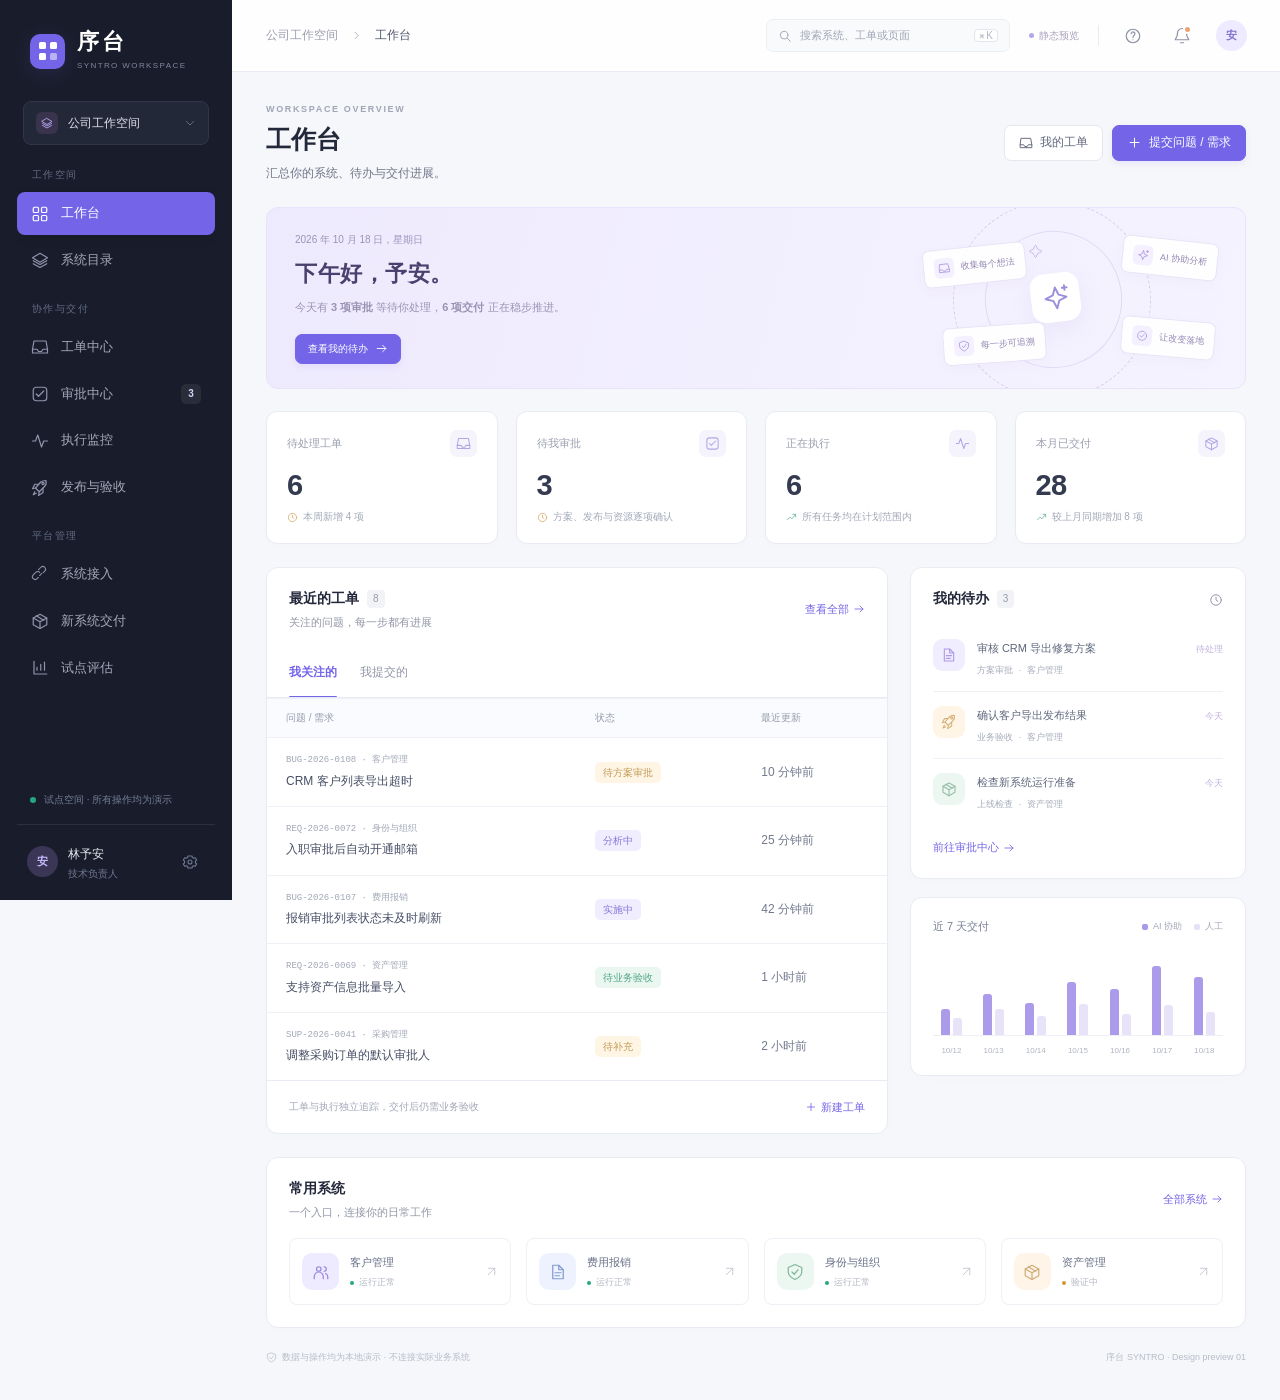
<file: console-prototype/index.html>
<!doctype html>
<html lang="zh-CN">
  <head>
    <meta charset="UTF-8" />
    <meta name="viewport" content="width=device-width, initial-scale=1" />
    <meta name="theme-color" content="#191d2b" />
    <meta name="description" content="序台 · 公司统一工作台与 AI 协作交付平台静态原型" />
    <title>序台 · 企业协作工作台</title>
    <link rel="icon" href="data:image/svg+xml,%3Csvg xmlns='http://www.w3.org/2000/svg' viewBox='0 0 48 48'%3E%3Crect width='48' height='48' rx='13' fill='%237465e8'/%3E%3Cpath d='M12 14h10v10H12zm14 0h10v10H26zM12 28h10v10H12zm14 0h10v10H26z' fill='white'/%3E%3C/svg%3E" />
    <link rel="stylesheet" href="styles.css" />
    <script>window.Pages = {}; window.Handlers = {}; window.InputHandlers = {}; window.SubmitHandlers = {}; window.PageStyles = '';</script>
    <script src="pages-workflow.js" defer></script>
    <script src="pages-admin.js" defer></script>
    <script src="app.js" defer></script>
  </head>
  <body>
    <a class="skip-link" href="#main-content">跳到内容</a>
    <div id="app"><div class="initial-loader"><span class="loader-mark"></span><span>正在打开你的工作空间</span></div></div>
    <div id="modal-root"></div>
    <div id="toast-root" role="status" aria-live="polite"></div>
  </body>
</html>
</file>
<file: console-prototype/styles.css>
:root{--purple:#7465e8;--purple-dark:#6153d4;--purple-soft:#f0edff;--bg:#f6f7fa;--text:#24283b;--muted:#9296a6;--secondary:#707588;--border:#e9ebf2;--green:#24a87f;--green-soft:#eaf7f1;--amber:#d89530;--amber-soft:#fff5e5;--red:#d26875;--red-soft:#fff0f1;--sidebar:#191d2b;--radius:12px;--shadow:0 3px 12px #24283b03}
*{box-sizing:border-box}body{margin:0;background:var(--bg);color:var(--text);font:14px/1.6 -apple-system,BlinkMacSystemFont,"SF Pro Text","PingFang SC","Microsoft YaHei",sans-serif;-webkit-font-smoothing:antialiased}button,input,select,textarea{font:inherit}button,a,input,select,textarea{-webkit-tap-highlight-color:transparent}button,a{touch-action:manipulation}button{cursor:pointer}button:disabled{cursor:not-allowed;opacity:.5}a{color:inherit;text-decoration:none}button{color:inherit}svg{flex-shrink:0;vertical-align:middle}h1,h2,h3,h4,p{margin:0}button:focus-visible,a:focus-visible,input:focus-visible,textarea:focus-visible,select:focus-visible{outline:3px solid #c8c0ff;outline-offset:3px}::selection{background:#e1dbff}input::placeholder,textarea::placeholder{color:#a4a8b6}hr,.divider{height:1px;border:0;background:var(--border);margin:20px 0}.skip-link{position:fixed;top:-70px;left:16px;z-index:200;background:white;padding:10px 18px;border-radius:8px}.skip-link:focus{top:10px}
.app-shell{min-height:100vh}.sidebar{width:232px;background:var(--sidebar);color:#a4a8b9;position:fixed;inset:0 auto 0 0;display:flex;flex-direction:column;z-index:40;padding:29px 17px 18px}.brand{display:flex;align-items:center;gap:12px;padding:0 13px;color:#fff}.brand-symbol{width:35px;height:35px;background:var(--purple);border-radius:10px;display:grid;grid-template-columns:repeat(2,7px);grid-template-rows:repeat(2,7px);gap:4px;place-content:center;box-shadow:0 4px 20px #7465e829}.brand-symbol i{background:#fff;border-radius:1.5px}.brand-symbol i:last-child{opacity:.5}.brand-name{font-size:22px;font-weight:650;letter-spacing:3px;line-height:1.2}.brand-subtitle{font-size:8px;color:#81869e;letter-spacing:1.4px;margin-top:5px}.workspace-switch{margin:28px 6px 22px;background:#232838;border:1px solid #303548;border-radius:8px;padding:10px 12px;color:#e0e1eb;display:flex;align-items:center;gap:10px;font-size:12px;text-align:left}.workspace-switch .workspace-dot{width:22px;height:22px;border-radius:6px;background:#39334e;color:#bfb3ff;display:grid;place-items:center}.workspace-switch .chevron{margin-left:auto;color:#71778d}.sidebar-nav{overflow:auto;scrollbar-width:none;flex:1}.nav-group-label{font-size:10px;letter-spacing:1.4px;color:#636b84;padding:0 15px;margin:19px 0 9px}.nav-group-label:first-child{margin-top:0}.nav-link{display:flex;align-items:center;gap:12px;padding:11px 14px;margin:4px 0;border-radius:8px;font-size:13px;transition:background .15s,color .15s}.nav-link>svg{width:18px;height:18px;color:#8e95ac;stroke-width:1.6}.nav-link:hover{background:#252b3e;color:white}.nav-link.active{background:#7465e8;color:white;box-shadow:0 3px 12px #08051115}.nav-link.active>svg{color:white}.nav-count{margin-left:auto;background:#ffffff12;border-radius:5px;min-width:20px;height:20px;display:grid;place-items:center;color:#d4d2fa;font-size:10px;font-weight:600}.nav-link.active .nav-count{background:#ffffff30;color:white}.sidebar-bottom{padding-top:18px}.sandbox-label{font-size:10px;color:#747d96;padding:10px 13px 16px;border-bottom:1px solid #2b3041;display:flex;align-items:center;gap:8px}.status-dot{width:6px;height:6px;display:inline-block;border-radius:100%;background:var(--green);flex-shrink:0}.status-dot.amber{background:var(--amber)}.status-dot.purple{background:var(--purple)}.sidebar-user{display:flex;gap:10px;align-items:center;padding:17px 10px 0}.sidebar-user strong{font-size:12px;font-weight:500;color:#e4e7f0}.sidebar-user small{display:block;color:#6f7893;font-size:10px;margin-top:2px}.sidebar-user .icon-button{margin-left:auto;color:#6f7893}.avatar{width:31px;height:31px;display:inline-grid;place-items:center;border-radius:50%;background:#ece8ff;color:#7866cc;font-size:11px;font-weight:600;flex-shrink:0}.avatar-purple{background:#eeeaff;color:#8170cd}.avatar-green{background:#e9f5ef;color:#57a184}.avatar-blue{background:#eaf0ff;color:#748cc3}.avatar-amber{background:#fff2de;color:#b49356}.sidebar-user .avatar{background:#3b3656;color:#c8bcff}.main-shell{margin-left:232px;min-width:0}.topbar{height:72px;background:#ffffffdf;border-bottom:1px solid var(--border);display:flex;align-items:center;justify-content:space-between;padding:0 34px;position:sticky;top:0;z-index:30;backdrop-filter:blur(14px)}.breadcrumbs{display:flex;align-items:center;gap:13px;color:#9a9fad;font-size:12px}.breadcrumbs>span:last-child{color:#51576c}.topbar-right{display:flex;align-items:center;gap:19px}.global-search{height:33px;width:244px;border:1px solid #eceef3;background:#f9fafc;border-radius:7px;display:flex;align-items:center;padding:0 11px;color:#a2a7b5;gap:8px;font-size:11px;text-align:left}.global-search kbd{margin-left:auto;font:10px -apple-system,sans-serif;border:1px solid #e3e6ee;border-radius:4px;padding:0 4px;color:#b2b6c2;background:#fff}.topbar-rule{width:1px;height:21px;background:var(--border)}.icon-button{display:inline-flex;align-items:center;justify-content:center;border:0;background:transparent;color:#8d93a5;width:30px;height:30px;border-radius:6px;padding:0}.icon-button:hover{color:var(--purple);background:var(--purple-soft)}.bell-button{position:relative}.bell-button:after{content:'';position:absolute;right:5px;top:4px;width:5px;height:5px;background:#e7a574;border:2px solid white;border-radius:100%}.preview-label{font-size:10px;color:#a8a1bc;display:flex;align-items:center;gap:5px;white-space:nowrap}.preview-label i{width:5px;height:5px;background:#b4a6eb;border-radius:50%}.main-content{padding:30px 34px 35px;max-width:1580px;margin:0 auto;min-height:calc(100vh - 72px)}.page-heading{display:flex;align-items:center;justify-content:space-between;gap:20px;margin-bottom:24px}.eyebrow{font-size:9px;font-weight:600;letter-spacing:1.65px;color:#a1a6b7;margin-bottom:5px;text-transform:uppercase}.page-heading h1{font-size:25px;line-height:1.5;letter-spacing:.1px;font-weight:650}.page-heading p{font-size:12px;color:var(--secondary);margin-top:5px}.heading-actions{display:flex;align-items:center;gap:9px;flex-shrink:0}.btn{display:inline-flex;align-items:center;justify-content:center;gap:7px;min-height:36px;padding:8px 14px;border:1px solid transparent;border-radius:7px;font-size:12px;font-weight:500;line-height:1.4;white-space:nowrap;transition:all .16s}.btn-primary{background:var(--purple);color:#fff;border-color:var(--purple);box-shadow:0 3px 7px #7465e81a}.btn-primary:hover{background:var(--purple-dark);transform:translateY(-1px)}.btn-secondary{background:#fff;border-color:#e4e7ee;color:#62687c}.btn-secondary:hover{border-color:#c9c0ff;color:var(--purple);background:#fcfbff}.btn-ghost{background:transparent;color:var(--secondary);padding-left:5px;padding-right:5px}.btn-ghost:hover{color:var(--purple)}.btn-danger{background:var(--red-soft);border-color:#f7dfe3;color:var(--red)}.btn-sm{min-height:29px;padding:5px 10px;font-size:11px}.btn-link{padding:0;min-height:24px;color:var(--purple);border:0;background:transparent;font-size:11px;display:inline-flex;align-items:center;gap:4px}.card{background:#fff;border:1px solid var(--border);border-radius:var(--radius);box-shadow:var(--shadow);min-width:0}.card-header{display:flex;align-items:center;justify-content:space-between;padding:19px 22px 15px;gap:14px}.card-header h2,.card-header h3{font-size:14px;font-weight:600;display:flex;align-items:center;gap:8px}.card-header .subtitle{font-size:11px;color:var(--muted);margin-top:4px}.card-body{padding:19px 22px}.card-header+.card-body{padding-top:4px}.muted{color:var(--muted)}.secondary{color:var(--secondary)}.small{font-size:12px}.tiny{font-size:10px}.mono{font-family:ui-monospace,SFMono-Regular,Menlo,Consolas,monospace;font-size:.89em}.mini-label{font-size:10px;letter-spacing:.5px;color:var(--muted);margin-bottom:8px}.row-between{display:flex;align-items:center;justify-content:space-between;gap:12px}.row{display:flex;align-items:center;gap:9px}.stack{display:flex;flex-direction:column;gap:20px}.gap-16{gap:16px}.content-grid{display:grid;grid-template-columns:minmax(0,1.6fr) minmax(280px,1fr);gap:22px;align-items:start}.two-thirds{grid-template-columns:minmax(0,1.8fr) minmax(270px,1fr)}.detail-layout{display:grid;grid-template-columns:minmax(0,1fr) 285px;gap:22px;align-items:start}.full-width{grid-column:1/-1}.badge{font-size:10px;font-weight:500;line-height:1.5;padding:3px 8px;border-radius:5px;display:inline-flex;align-items:center;gap:5px;white-space:nowrap}.badge-purple{background:#f0edff;color:#8a78d8}.badge-green{background:var(--green-soft);color:#54a78a}.badge-amber{background:var(--amber-soft);color:#c19b58}.badge-red{background:var(--red-soft);color:#c9808a}.badge-neutral{background:#f1f3f7;color:#9299aa}.badge-blue{background:#edf2ff;color:#748fc6}.tag{display:inline-flex;padding:2px 7px;border:1px solid #ececf3;border-radius:4px;color:#969cad;font-size:10px}.count-label{background:#f2f3f7;color:#969bad;padding:1px 6px;border-radius:4px;font-size:10px;font-weight:500}.tabs{display:flex;align-items:center;gap:23px;border-bottom:1px solid var(--border);padding:0 22px;min-height:52px;overflow:auto}.tab{border:0;background:transparent;white-space:nowrap;color:#9398a9;font-size:12px;padding:16px 0 14px;position:relative;display:inline-flex;align-items:center;gap:6px}.tab.active{color:var(--purple);font-weight:600}.tab.active:after{content:'';position:absolute;bottom:-1px;left:0;right:0;height:2px;background:var(--purple);border-radius:2px}.toolbar{display:flex;align-items:center;justify-content:space-between;gap:12px;padding:18px 22px;flex-wrap:wrap}.search-field{position:relative;display:flex;align-items:center;gap:8px;border:1px solid var(--border);border-radius:6px;min-height:34px;padding:0 10px;background:#fff;color:#a2a8b6}.search-field input{border:0;outline:none;min-width:0;width:205px;background:transparent;font-size:11px;color:var(--text);padding:7px 0}.field-icon{display:flex;align-items:center;color:#9da4b3}.toolbar-actions{display:flex;gap:8px;align-items:center}.filter-select{border:1px solid var(--border);color:#858b9c;font-size:11px;background:#fff;border-radius:6px;padding:6px 9px;height:34px}.table-wrap{overflow-x:auto}.data-table{border-collapse:collapse;width:100%;text-align:left;font-size:12px;white-space:nowrap}.data-table th{font-size:10px;color:#969dad;font-weight:500;background:#fafbfe;border-block:1px solid #f0f1f6;padding:11px 19px}.data-table td{padding:15px 19px;border-bottom:1px solid #f0f1f6;color:#72798d}.data-table tbody tr:last-child td{border-bottom:0}.data-table tbody tr:hover{background:#fcfbff}.data-table .title-cell{color:#474e65;font-weight:500}.data-table tr[data-route]{cursor:pointer}.data-table .table-id{font-size:9px;color:#a1a7b7;display:block;margin-bottom:4px;font-family:ui-monospace,monospace;font-weight:400}.data-table .title-cell a:hover{color:var(--purple)}.table-person{display:flex;gap:7px;align-items:center;font-size:11px}.table-person .avatar{width:23px;height:23px;font-size:8px}.table-footer{padding:14px 22px;border-top:1px solid var(--border);display:flex;align-items:center;justify-content:space-between;color:#a1a7b6;font-size:10px}.pagination{display:flex;gap:5px}.pagination button{width:25px;height:25px;background:#fff;border:1px solid var(--border);border-radius:4px;color:#999eae;font-size:10px}.pagination button.active{background:var(--purple-soft);border-color:#e5dfff;color:var(--purple)}
.welcome-banner{position:relative;overflow:hidden;background:linear-gradient(105deg,#eeeafd 0%,#f3f0ff 68%,#f5f3ff 100%);border:1px solid #e8e2fc;border-radius:12px;padding:24px 28px;display:flex;align-items:center;justify-content:space-between;min-height:155px;margin-bottom:22px}.welcome-date{font-size:10px;color:#9b92b9;margin-bottom:8px}.welcome-banner h2{font-size:22px;color:#4a406d;letter-spacing:.5px;font-weight:600}.welcome-banner p{font-size:11px;color:#9b92b3;margin:8px 0 17px}.welcome-banner .btn{min-height:30px;font-size:10px;padding:7px 12px}.welcome-visual{width:310px;position:relative;height:130px;flex-shrink:0;margin-right:4px}.orbit-ring{position:absolute;border:1px dashed #d7cdef;border-radius:50%;width:198px;height:198px;left:50px;top:-32px;transform:rotate(-20deg)}.orbit-ring.second{width:137px;height:137px;left:82px;top:-2px;border-style:solid;border-color:#e1d9f5}.orbit-center{position:absolute;left:128px;top:40px;height:49px;width:49px;border-radius:14px;display:grid;place-items:center;background:white;color:#9d8ddd;box-shadow:0 7px 23px #7560b515;transform:rotate(-7deg)}.orbit-node{position:absolute;border:1px solid #e9e3f7;background:#ffffffec;border-radius:7px;box-shadow:0 4px 13px #705b9e08;display:flex;gap:7px;align-items:center;font-size:9px;color:#9386b1;padding:8px 10px;min-width:93px}.orbit-node .node-icon{width:20px;height:20px;background:#f4f0ff;color:#ad9bdf;display:grid;place-items:center;border-radius:5px}.orbit-node.one{left:20px;top:13px;transform:rotate(-6deg)}.orbit-node.two{right:-5px;top:6px;transform:rotate(6deg)}.orbit-node.three{left:40px;bottom:0;transform:rotate(-4deg)}.orbit-node.four{right:-2px;bottom:6px;transform:rotate(5deg)}.tiny-star{color:#c2b3e9;position:absolute;left:126px;top:8px}.metric-grid{display:grid;grid-template-columns:repeat(4,minmax(0,1fr));gap:18px;margin-bottom:23px}.metric-card{background:white;border:1px solid var(--border);border-radius:11px;padding:18px 20px;box-shadow:var(--shadow)}.metric-top{display:flex;justify-content:space-between;align-items:center;color:#9b9fb0;font-size:11px}.metric-icon{display:grid;place-items:center;color:#b3a6e5;background:#f5f3fc;width:27px;height:27px;border-radius:7px}.metric-value{font-size:29px;color:#343a50;font-weight:600;letter-spacing:-.6px;line-height:1.4;margin:8px 0 4px}.metric-value small{font-size:11px;font-weight:400;color:var(--muted);margin-left:5px}.metric-note{font-size:10px;color:#a3a9b8;display:flex;align-items:center;gap:5px}.metric-note .positive{color:#65b49c}.metric-note .negative{color:#d5a65f}.dashboard-middle{display:grid;grid-template-columns:minmax(0,1.85fr) minmax(280px,1fr);gap:22px;margin-bottom:23px}.todo-list{padding:0 22px}.todo-item{padding:14px 0;border-bottom:1px solid #f0f1f6;display:flex;align-items:flex-start;gap:12px}.todo-item:last-child{border:0}.todo-icon{width:32px;height:32px;background:var(--purple-soft);color:#ad9ae9;border-radius:9px;display:grid;place-items:center;flex-shrink:0}.todo-icon.amber{background:#fff5e7;color:#d5b279}.todo-icon.green{background:#edf7f2;color:#95bea9}.todo-title{font-size:11px;line-height:1.7;color:#5f677d}.todo-meta{display:flex;align-items:center;gap:6px;font-size:9px;color:#a5abba;margin-top:5px}.todo-time{margin-left:auto;white-space:nowrap;color:#c1b2dd;font-size:9px;padding-top:3px}.todo-footer{padding:10px 22px 18px}.chart-card{margin-top:18px}.chart-title{display:flex;align-items:center;justify-content:space-between;font-size:11px;color:#798096;margin:1px 0 13px}.legend{display:flex;gap:12px;font-size:9px;color:#a2a7b6}.legend span{display:flex;gap:5px;align-items:center}.legend i{height:6px;width:6px;background:#a899eb;border-radius:2px}.legend i.light{background:#e6e1f7}.bar-chart{height:88px;display:flex;align-items:flex-end;gap:17px;justify-content:space-between;border-bottom:1px solid #eff0f6;padding:0 6px 0}.bar-day{display:flex;align-items:flex-end;gap:3px;height:100%;position:relative;flex:1;justify-content:center}.bar-day i{display:block;background:#ab9bea;width:9px;border-radius:3px 3px 0 0}.bar-day i.light{background:#e8e3f8}.bar-day span{position:absolute;bottom:-22px;left:0;right:0;text-align:center;font-size:8px;color:#afb4c1}.chart-card .card-body{padding-bottom:39px}.system-strip{display:grid;grid-template-columns:repeat(4,minmax(0,1fr));gap:15px;padding:2px 22px 22px}.system-shortcut{display:flex;align-items:center;gap:11px;padding:14px 12px;border:1px solid #edf0f5;border-radius:8px;transition:border .2s,transform .2s}.system-shortcut:hover{border-color:#cec4f7;transform:translateY(-2px)}.app-icon{width:37px;height:37px;border-radius:10px;display:inline-grid;place-items:center;flex-shrink:0;background:#eeeaff;color:#9b86df}.app-icon.blue{background:#edf2fe;color:#829bcf}.app-icon.green{background:#ecf7f2;color:#80b79c}.app-icon.amber{background:#fff4e8;color:#cfad78}.app-icon.rose{background:#fcf0f2;color:#ca9ba6}.app-icon.cyan{background:#eaf7f8;color:#80b0b6}.system-shortcut strong{font-size:11px;display:block;color:#697188;font-weight:500}.system-shortcut small{font-size:9px;color:#b0b6c2;display:flex;align-items:center;gap:5px;margin-top:4px}.system-shortcut small .status-dot{width:4px;height:4px}.system-shortcut>svg{margin-left:auto;color:#c1c6d1}.page-footnote{font-size:9px;color:#b7bcc8;display:flex;justify-content:space-between;margin-top:22px;gap:12px}.page-footnote span{display:flex;align-items:center;gap:5px}.systems-grid{display:grid;grid-template-columns:repeat(3,minmax(0,1fr));gap:20px}.system-card{padding:23px;transition:transform .2s,box-shadow .2s}.system-card:hover{transform:translateY(-3px);box-shadow:0 7px 25px #4d43770a}.system-card-top{display:flex;align-items:center;gap:12px;margin-bottom:17px}.system-card-top .app-icon{width:43px;height:43px}.system-card-top h3{font-size:14px;font-weight:600}.system-card-top .mini-label{margin:3px 0 0;font-size:9px}.system-card-top .badge{margin-left:auto}.system-card-description{font-size:11px;color:#949bac;line-height:1.9;min-height:43px}.system-meta{display:flex;align-items:center;justify-content:space-between;border-top:1px solid var(--border);padding-top:16px;margin-top:17px;font-size:10px;color:#a0a7b7}.system-card-actions{display:flex;gap:8px;margin-top:16px}.system-card-actions .btn{flex:1}.systems-toolbar{background:transparent;padding:0 0 21px}.filter-pills{display:flex;gap:7px;flex-wrap:wrap}.filter-pill{padding:6px 11px;border:1px solid transparent;background:transparent;border-radius:6px;font-size:11px;color:#8e95a7}.filter-pill.active{color:var(--purple);background:#eeeaff;border-color:#e6e0fc}.system-hero{padding:25px 26px;display:flex;align-items:center;gap:19px;margin-bottom:22px}.system-hero .app-icon{width:63px;height:63px;border-radius:16px}.system-hero h2{font-size:21px;margin-bottom:5px}.system-hero p{font-size:12px;color:var(--muted)}.system-hero>.row{margin-left:auto}.definition-list{display:grid;grid-template-columns:110px 1fr;gap:14px;font-size:12px}.definition-list dt{color:#9da3b2}.definition-list dd{margin:0;color:#646d84}.capability-grid{display:grid;grid-template-columns:repeat(3,minmax(0,1fr));gap:12px}.capability-card{border:1px solid var(--border);border-radius:8px;padding:17px;display:flex;gap:10px;align-items:flex-start}.capability-card>svg{color:#ad9fdc;margin-top:2px}.capability-card strong{font-size:11px;display:block;font-weight:500}.capability-card small{font-size:9px;color:#a8afbd}.version-row{display:flex;justify-content:space-between;align-items:center;padding:14px 0;border-bottom:1px solid #f0f1f6;font-size:12px}.version-row:last-child{border:0}.version-row strong{display:block;font-size:11px;font-weight:500}.version-row small{font-size:10px;color:#a5adbd}.approval-layout{display:grid;grid-template-columns:305px minmax(0,1fr);gap:21px;align-items:start}.approval-list{padding:9px}.approval-item{padding:17px 14px;border:1px solid transparent;border-radius:9px;cursor:pointer}.approval-item.active{background:#f5f2ff;border-color:#e7e0ff}.approval-item+.approval-item{margin-top:6px}.approval-item h3{font-size:12px;font-weight:500;color:#5c647b;margin:9px 0}.approval-item .row-between{font-size:9px;color:#a8aebc}.approval-item .mini-label{margin:0}.approval-summary{background:#faf9fe;border:1px solid #eeeaf8;border-radius:9px;padding:19px;margin:17px 0;font-size:12px;line-height:1.9;color:#85839a}.approval-title{display:flex;gap:8px;align-items:center;font-size:18px;font-weight:600}.approval-actions{display:flex;gap:10px;align-items:center;border-top:1px solid var(--border);padding:20px 22px}.approval-actions .muted{margin-right:auto;font-size:10px}.checklist{list-style:none;padding:0;margin:0}.checklist li{display:flex;align-items:flex-start;gap:9px;padding:9px 0;font-size:12px;color:#788197}.checklist li svg{color:#80b69e;margin-top:2px}.checklist li.pending svg{color:#d4b27c}.info-banner{display:flex;gap:10px;align-items:flex-start;padding:13px 16px;border-radius:8px;background:#f5f7fb;color:#8f98ab;font-size:11px;line-height:1.8;border:1px solid #edf0f7}.info-banner.purple{background:#f5f2ff;border-color:#ebe5ff;color:#9b8bbd}.info-banner.amber{background:#fff8ed;border-color:#f6ead8;color:#bd9c68}.info-banner>svg{margin-top:2px;flex-shrink:0}.field{margin-bottom:19px;min-width:0}.form-label{display:block;color:#626b81;font-weight:500;font-size:12px;margin-bottom:8px}.required{color:#c38792;margin-left:3px}.form-control{width:100%;border:1px solid #e4e7ee;border-radius:7px;padding:10px 12px;min-height:39px;background:#fff;color:#636d84;font-size:12px;outline:none}.form-control:focus{border-color:#b9acef;box-shadow:0 0 0 3px #f3f0ff}textarea.form-control{min-height:110px;resize:vertical;line-height:1.8}.form-help{font-size:10px;color:#a9afbd;margin-top:5px}.form-grid{display:grid;grid-template-columns:repeat(2,minmax(0,1fr));gap:0 22px}.form-grid .wide{grid-column:1/-1}.field-error{font-size:10px;color:var(--red);margin-top:5px}.form-actions{padding:20px 22px;border-top:1px solid var(--border);display:flex;gap:10px;justify-content:flex-end}.timeline{list-style:none;padding:0;margin:0}.timeline-item{position:relative;padding:0 0 22px 28px;font-size:12px}.timeline-item:before{content:'';position:absolute;left:5px;top:13px;bottom:0;width:1px;background:#eceaf5}.timeline-item:last-child:before{display:none}.timeline-dot{position:absolute;left:0;top:4px;width:11px;height:11px;border-radius:50%;background:#b6a7e6;border:3px solid #f4f0ff}.timeline-dot.green{background:#7fbaa1;border-color:#edf8f1}.timeline-content strong{font-size:12px;font-weight:500;display:block}.timeline-content p{font-size:11px;color:#929bad;margin-top:5px;line-height:1.8}.timeline-content time{font-size:9px;color:#b1b7c4;display:block;margin-top:6px}.progress-track{height:5px;background:#f0eef8;border-radius:4px;overflow:hidden}.progress-fill{height:100%;background:#aa9be8;border-radius:4px}.progress-fill.green{background:#87bda6}.progress-fill.amber{background:#d6b77e}.step-list{display:flex;flex-direction:column}.step-row{display:flex;align-items:flex-start;gap:14px;padding:17px 0;border-bottom:1px solid #f0f1f6}.step-row:last-child{border:0}.step-index{width:27px;height:27px;display:grid;place-items:center;background:#f2effb;color:#a193cd;font-size:11px;border-radius:50%;flex-shrink:0}.step-row.done .step-index{background:#edf7f2;color:#83b99f}.step-row.active .step-index{background:#eae4ff;color:#8c75d0;box-shadow:0 0 0 4px #f7f5fe}.step-content{min-width:0;flex:1}.step-content h3,.step-content strong{font-size:12px;font-weight:500}.step-content p{font-size:11px;color:#a3abbc;margin-top:4px}.step-row>time{margin-left:auto;color:#abb2c0;font-size:10px}.code-panel{background:#252a3b;color:#bdc3d8;font:10px/2 ui-monospace,SFMono-Regular,Menlo,Consolas,monospace;padding:18px 20px;border-radius:9px;overflow:auto;white-space:pre-wrap;overflow-wrap:anywhere}.code-panel .green{color:#9bceb8}.code-panel .purple{color:#c8b4f1}.empty-state{padding:55px 20px;text-align:center;color:#a5acbd}.empty-state>svg{margin-bottom:14px;color:#c5bceb}.empty-state h3{font-size:14px;color:#798298;margin-bottom:6px}.empty-state p{font-size:11px}.note-card{padding:16px 18px;border:1px dashed #e6e3ef;background:#fcfbff;border-radius:8px;color:#aaa1bc;font-size:11px;line-height:1.9}.link-text{color:var(--purple);cursor:pointer}.no-wrap{white-space:nowrap}
.modal-backdrop{position:fixed;inset:0;background:#1b203747;backdrop-filter:blur(3px);z-index:100;display:flex;align-items:center;justify-content:center;padding:25px;animation:fade-in .15s}.modal{width:min(540px,100%);max-height:90vh;background:#fff;border:1px solid #f0edf7;border-radius:14px;box-shadow:0 20px 70px #1f19392b;display:flex;flex-direction:column;overflow:hidden}.modal.wide{width:min(720px,100%)}.modal-header{padding:20px 23px;border-bottom:1px solid var(--border);display:flex;align-items:center;justify-content:space-between}.modal-header h2{font-size:16px;font-weight:600}.modal-body{padding:22px 24px;overflow:auto;color:#7f889e;font-size:12px;line-height:1.9}.modal-footer{padding:16px 23px;display:flex;gap:9px;justify-content:flex-end;border-top:1px solid var(--border);background:#fcfcfe}.modal-body h3{font-size:13px;color:#677087;font-weight:500;margin-bottom:10px}.modal-body .search-field{width:100%;margin-bottom:17px}.modal-body .search-field input{width:100%}.command-result{display:flex;align-items:center;gap:10px;padding:12px;border-radius:7px;font-size:12px}.command-result:hover{background:var(--purple-soft);color:var(--purple)}.command-result>svg:last-child{margin-left:auto;color:#bbb1d8}.toast{position:fixed;bottom:26px;left:calc(50% + 100px);transform:translateX(-50%);display:flex;align-items:center;gap:9px;border:1px solid #e5dfef;background:#fff;color:#6c6382;font-size:12px;border-radius:9px;padding:13px 20px;box-shadow:0 6px 25px #30274214;z-index:150;max-width:min(540px,90vw);animation:toast-in .2s}.toast>svg{color:#a38cdd}.initial-loader{height:100vh;display:flex;align-items:center;justify-content:center;gap:12px;color:#9a92ae;font-size:12px}.loader-mark{height:18px;width:18px;background:var(--purple);border-radius:5px;animation:pulse 1s infinite}.mobile-toggle{display:none}.mobile-overlay{display:none}.notification-item{padding:15px 0;border-bottom:1px solid var(--border)}.notification-item:last-child{border:0}.notification-item h3{font-size:12px;margin-bottom:5px}.notification-item p{font-size:11px;color:#9aa1b2}.notification-item small{font-size:9px;color:#b1b7c3}.segmented-control{display:flex;background:#f0f1f6;padding:3px;border-radius:6px}.segmented-control button{padding:5px 8px;background:transparent;border:0;border-radius:4px;color:#a4aaba}.segmented-control button.active{background:white;color:#9c8bd3;box-shadow:0 1px 4px #2d254c06}@keyframes fade-in{from{opacity:0}to{opacity:1}}@keyframes toast-in{from{opacity:0;bottom:19px}to{opacity:1;bottom:26px}}@keyframes pulse{50%{opacity:.3;transform:scale(.85)}}
@media(min-width:1600px){.main-content{padding-top:36px}.welcome-banner{min-height:165px}.metric-card{padding:21px 23px}.metric-value{font-size:32px}.dashboard-middle .data-table td{padding-block:18px}}
@media(max-width:1250px){.sidebar{width:212px;padding-inline:13px}.main-shell{margin-left:212px}.main-content{padding:25px}.topbar{padding:0 25px}.dashboard-middle{grid-template-columns:minmax(0,1.5fr) 280px;gap:17px}.system-strip{gap:10px;padding-inline:17px}.system-shortcut{padding:12px 9px;gap:8px}.system-shortcut .app-icon{width:30px;height:30px;border-radius:8px}.system-shortcut>svg{display:none}.welcome-visual{width:280px;transform:scale(.88)}.system-card{padding:18px}.approval-layout{grid-template-columns:260px 1fr}.detail-layout{grid-template-columns:minmax(0,1fr) 250px}.data-table td,.data-table th{padding-inline:15px}.preview-label{display:none}.metric-grid{gap:13px}}
@media(max-width:1050px){.global-search{width:190px}.dashboard-middle{grid-template-columns:1fr}.dashboard-side{display:grid;grid-template-columns:1fr 1fr;gap:18px}.chart-card{margin-top:0}.systems-grid{grid-template-columns:repeat(2,minmax(0,1fr))}.content-grid,.two-thirds{grid-template-columns:1fr}.detail-layout{grid-template-columns:1fr}.detail-layout>aside{display:grid;grid-template-columns:1fr 1fr;gap:18px}.metric-card{padding:16px}.topbar-right{gap:12px}.approval-layout{grid-template-columns:235px 1fr}.system-hero{align-items:flex-start}.system-hero>.row{flex-direction:column;align-items:flex-end}.metric-value{font-size:26px}}
@media(max-width:800px){.sidebar{transform:translateX(-100%);transition:transform .2s}.sidebar.is-open{transform:translateX(0)}.mobile-overlay.is-open{display:block;position:fixed;inset:0;background:#171a2d55;z-index:35}.main-shell{margin-left:0}.topbar{height:62px;padding:0 20px}.mobile-toggle{display:inline-flex;margin-right:8px}.breadcrumbs{gap:7px}.breadcrumbs .crumb-parent{display:none}.topbar-left{display:flex;align-items:center}.topbar-right{gap:9px}.global-search{width:32px;padding:0;justify-content:center;border:0;background:transparent}.global-search>span,.global-search kbd,.topbar-rule,.topbar-help{display:none}.main-content{padding:23px 20px}.page-heading h1{font-size:23px}.welcome-visual{width:230px;transform:scale(.78);transform-origin:right center;margin-left:-40px}.welcome-banner{padding:22px}.welcome-banner h2{font-size:20px}.metric-grid{gap:12px}.metric-card{padding:16px}.metric-value{font-size:25px}.metric-note{font-size:9px}.system-strip{grid-template-columns:repeat(2,1fr)}.approval-layout{grid-template-columns:1fr}.approval-list{display:flex;gap:8px;overflow:auto}.approval-item{min-width:240px}.approval-item+.approval-item{margin:0}.capability-grid{grid-template-columns:repeat(2,1fr)}.toast{left:50%}.topbar .avatar{width:28px;height:28px}}
@media(max-width:560px){.main-content{padding:20px 14px}.topbar{padding:0 14px}.page-heading{align-items:flex-start;gap:12px;flex-direction:column;margin-bottom:19px}.page-heading p{font-size:11px}.heading-actions{align-self:stretch}.heading-actions .btn{flex:1}.welcome-banner{min-height:173px;padding:22px}.welcome-visual{display:none}.welcome-banner h2{font-size:21px}.metric-grid{grid-template-columns:repeat(2,1fr);gap:11px}.metric-card{padding:16px}.metric-value{font-size:28px}.dashboard-side{grid-template-columns:1fr}.system-strip{padding:0 15px 16px}.card-header{padding:17px 16px 14px}.card-body{padding:17px 16px}.systems-grid{grid-template-columns:1fr}.systems-toolbar{align-items:stretch;gap:15px}.systems-toolbar .search-field{width:100%}.systems-toolbar .search-field input{width:100%}.toolbar{padding:15px}.toolbar-actions{width:100%;flex-wrap:wrap}.search-field input{width:170px}.tabs{padding:0 16px;gap:21px}.detail-layout>aside{grid-template-columns:1fr}.form-grid{grid-template-columns:1fr}.definition-list{grid-template-columns:85px 1fr;gap:13px}.system-hero{flex-wrap:wrap;padding:20px;gap:12px}.system-hero>.row{width:100%;flex-direction:row;justify-content:flex-start;margin-left:0}.capability-grid{grid-template-columns:1fr}.approval-actions{flex-wrap:wrap}.approval-actions .muted{width:100%;margin:0}.modal-backdrop{padding:12px}.modal-body{padding:18px}.page-footnote{font-size:8px;flex-direction:column;gap:5px}.system-shortcut{padding:11px}.btn{font-size:11px}.card .metric-grid{grid-template-columns:repeat(2,1fr)}.table-footer{padding-inline:16px}.content-grid,.dashboard-middle,.detail-layout{gap:16px}}
@media(prefers-reduced-motion:reduce){*,*:before,*:after{animation:none!important;transition:none!important;scroll-behavior:auto!important}}

.page-description{font-size:12px;color:var(--secondary);margin-top:5px}.page-description p{margin:0}.page-description .badge{vertical-align:middle}
.content-grid>*,.detail-layout>*,.stack{min-width:0}.metric-card .mini-label{display:block}.page-description{overflow-wrap:anywhere}
@media(max-width:560px){.wf-execution-status>.row-between{align-items:flex-start;flex-wrap:wrap}.wf-execution-status{padding:20px 18px}.wf-execution-status-title{min-width:0}.wf-execution-steps{padding:20px 18px}.wf-log-panel{max-width:100%}.wf-step-copy .row-between{flex-wrap:wrap;gap:5px}.wf-pair{overflow-wrap:anywhere}}
@media(max-width:560px){.heading-actions{flex-wrap:wrap}.heading-actions .btn{flex:1 1 auto}}
</file>
